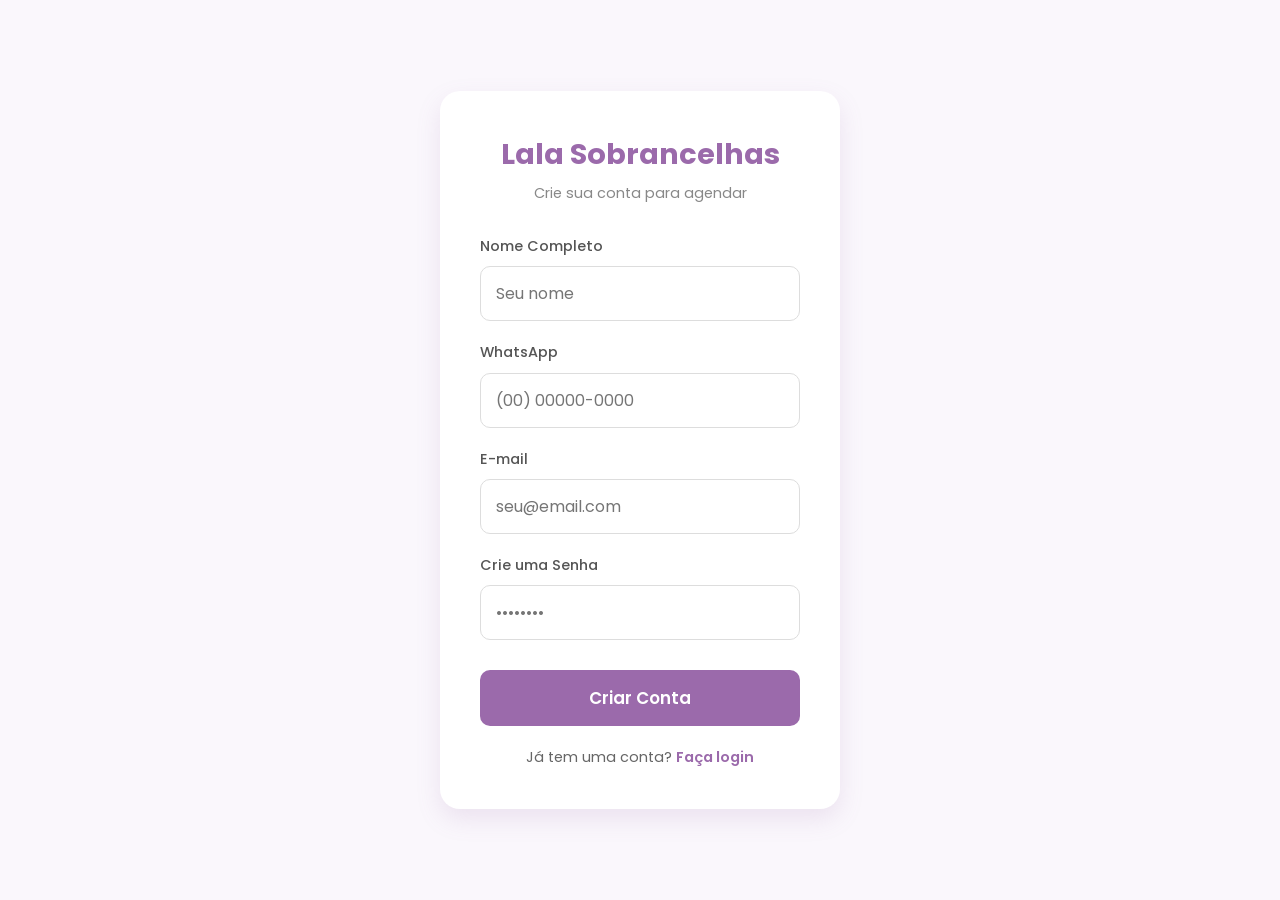
<file: cadastro.html>
<!DOCTYPE html>
<html lang="pt-BR">
<head>
    <meta charset="UTF-8">
    <meta name="viewport" content="width=device-width, initial-scale=1.0">
    <title>Cadastro | Lala Sobrancelhas</title>
    <link href="https://fonts.googleapis.com/css2?family=Poppins:wght@300;400;500;600&display=swap" rel="stylesheet">
    <link rel="stylesheet" href="style.css">
</head>
<body class="login-body">
    <div class="login-card">
        <div class="brand">
            <h1>Lala Sobrancelhas</h1>
            <p>Crie sua conta para agendar</p>
        </div>
        <form id="cadastro-form">
            <div class="input-group">
                <label for="nome">Nome Completo</label>
                <input type="text" id="nome" required placeholder="Seu nome">
            </div>
            <div class="input-group">
                <label for="telefone">WhatsApp</label>
                <input type="text" id="telefone" required placeholder="(00) 00000-0000">
            </div>
            <div class="input-group">
                <label for="email">E-mail</label>
                <input type="email" id="email" required placeholder="seu@email.com">
            </div>
            <div class="input-group">
                <label for="senha">Crie uma Senha</label>
                <input type="password" id="senha" required placeholder="••••••••">
            </div>
            <button type="submit" class="btn-primary">Criar Conta</button>
        </form>
        
        <p class="link-rodape">Já tem uma conta? <a href="index.html">Faça login</a></p>
        
        <div id="cadastro-msg" class="mensagem-oculta"></div>
    </div>
    <script src="script.js"></script>
</body>
</html>
</file>
<file: style.css>
:root {
    --primary: #9b6aab; 
    --primary-hover: #7a5089;
    --primary-light: #eaddf0;
    --bg-color: #faf7fc;
    --surface: #ffffff;
    --text: #333333;
    --shadow: 0 10px 25px rgba(155, 106, 171, 0.15);
    --border-radius: 12px;
}

* { margin: 0; padding: 0; box-sizing: border-box; font-family: 'Poppins', sans-serif; -webkit-tap-highlight-color: transparent; }
body { background-color: var(--bg-color); color: var(--text); line-height: 1.6; }

/* TELA LOGIN */
.login-body { display: flex; align-items: center; justify-content: center; min-height: 100vh; padding: 20px;}
.login-card { background: var(--surface); padding: 40px; border-radius: 20px; box-shadow: var(--shadow); width: 100%; max-width: 400px; }
.brand { text-align: center; margin-bottom: 30px; }
.brand h1 { color: var(--primary); font-size: 1.8rem; }
.brand p { color: #888; font-size: 0.9rem; margin-top: 5px; }
.link-rodape { text-align: center; margin-top: 20px; font-size: 0.9rem; color: #666; }
.link-rodape a { color: var(--primary); text-decoration: none; font-weight: 600; }
.link-rodape a:hover { text-decoration: underline; }

/* FORMULÁRIOS */
.input-group { margin-bottom: 20px; }
label { display: block; margin-bottom: 8px; font-weight: 500; font-size: 0.9rem; color: #555; }
input, select { width: 100%; padding: 14px 15px; border: 1px solid #ddd; border-radius: 10px; outline: none; transition: border-color 0.3s; font-size: 1rem; background-color: #fff;}
input:focus, select:focus { border-color: var(--primary); }
.btn-primary { width: 100%; padding: 15px; background-color: var(--primary); color: white; border: none; border-radius: 10px; font-weight: 600; font-size: 1.05rem; cursor: pointer; transition: 0.3s; margin-top: 10px;}
.btn-primary:hover { background-color: var(--primary-hover); }

/* PAINEL ADMIN */
.admin-header { background: var(--primary); color: white; padding: 20px 40px; display: flex; justify-content: space-between; align-items: center; }
.btn-outline { background: transparent; border: 2px solid white; color: white; padding: 10px 20px; border-radius: 8px; cursor: pointer; font-weight: 600; transition: 0.3s;}
.btn-outline:hover { background: white; color: var(--primary); }

.admin-container { 
    display: grid; 
    grid-template-columns: 1fr 1fr; /* Duas colunas iguais */
    gap: 30px; 
    padding: 40px 20px; 
    max-width: 1200px; 
    margin: 0 auto; 
}
.admin-card { background: var(--surface); padding: 30px; border-radius: 16px; box-shadow: var(--shadow); }
.admin-card h3 { color: var(--primary); margin-bottom: 25px; border-bottom: 2px solid #eee; padding-bottom: 10px;}
.full-width-card { grid-column: 1 / -1; } /* Faz ocupar a tela toda */

/* AGENDA */
.agenda-item { padding: 15px; border-left: 5px solid var(--primary); background: #f9f9f9; margin-bottom: 15px; border-radius: 0 10px 10px 0; word-wrap: break-word; }
.agenda-item strong { color: var(--primary); display: block; margin-bottom: 5px;}

/* CLIENTES */
.cliente-box { background: #f9f9f9; padding: 20px; border-radius: 12px; margin-bottom: 20px; border: 1px solid #eee;}
.cliente-box h4 { display: flex; justify-content: space-between; align-items: center; color: var(--text); font-size: 1.1rem; margin-bottom: 15px; border-bottom: 1px solid #ddd; padding-bottom: 10px;}
.cliente-box .telefone { font-size: 0.9rem; color: #777; font-weight: normal; margin-left: 10px;}
.badge-total { background: #dcfce7; color: #166534; padding: 5px 12px; border-radius: 20px; font-size: 0.9rem; font-weight: 600;}
.historico-tabela { width: 100%; border-collapse: collapse; font-size: 0.9rem; }
.historico-tabela th, .historico-tabela td { padding: 10px; text-align: left; border-bottom: 1px solid #eee; }
.historico-tabela th { color: var(--primary); font-weight: 600; }
.sem-servico { color: #888; font-style: italic; text-align: center;}

/* TELA CLIENTE */
.hero { background: linear-gradient(135deg, var(--primary-light) 0%, var(--primary) 100%); color: white; padding: 50px 20px; text-align: center; border-bottom-left-radius: 30px; border-bottom-right-radius: 30px; box-shadow: var(--shadow); }
.hero h1 { font-size: 2.2rem; font-weight: 600; margin-bottom: 10px;}
.container { max-width: 900px; margin: 0 auto; padding: 40px 20px; }
h2 { text-align: center; color: var(--primary); margin-bottom: 30px; }
.services-grid { display: grid; grid-template-columns: repeat(auto-fit, minmax(250px, 1fr)); gap: 20px; margin-bottom: 50px; }
.service-card { background: var(--surface); padding: 25px; border-radius: var(--border-radius); box-shadow: var(--shadow); text-align: center; border: 1px solid var(--primary-light); transition: transform 0.3s;}
.service-card:hover { transform: translateY(-5px); }
.service-card h3 { color: var(--primary); margin-bottom: 10px; }
.service-card .price { font-size: 1.2rem; font-weight: 600; color: var(--text); margin: 15px 0; }
.booking-section { background: var(--surface); padding: 40px; border-radius: 16px; box-shadow: var(--shadow); }

/* MENSAGENS */
.mensagem-oculta { display: none; }
.msg-box { padding: 12px; border-radius: 8px; margin-top: 15px; text-align: center; font-weight: 500;}
.erro { background: #fee2e2; color: #991b1b; border: 1px solid #f87171;}
.sucesso { background: #dcfce7; color: #166534; border: 1px solid #4ade80;}

/* RESPONSIVIDADE */
@media (max-width: 768px) {
    .admin-container { grid-template-columns: 1fr; padding: 20px 15px; gap: 20px;}
    .full-width-card { grid-column: 1; }
    .hero { padding: 40px 15px; border-bottom-left-radius: 20px; border-bottom-right-radius: 20px; }
    .hero h1 { font-size: 1.8rem; }
    .admin-header { flex-direction: column; gap: 15px; text-align: center; padding: 20px;}
    .login-card { padding: 30px 20px; }
    .admin-card, .booking-section { padding: 25px 20px; }
    .services-grid { grid-template-columns: 1fr; }
    .cliente-box h4 { flex-direction: column; align-items: flex-start; gap: 10px;}
}
</file>
